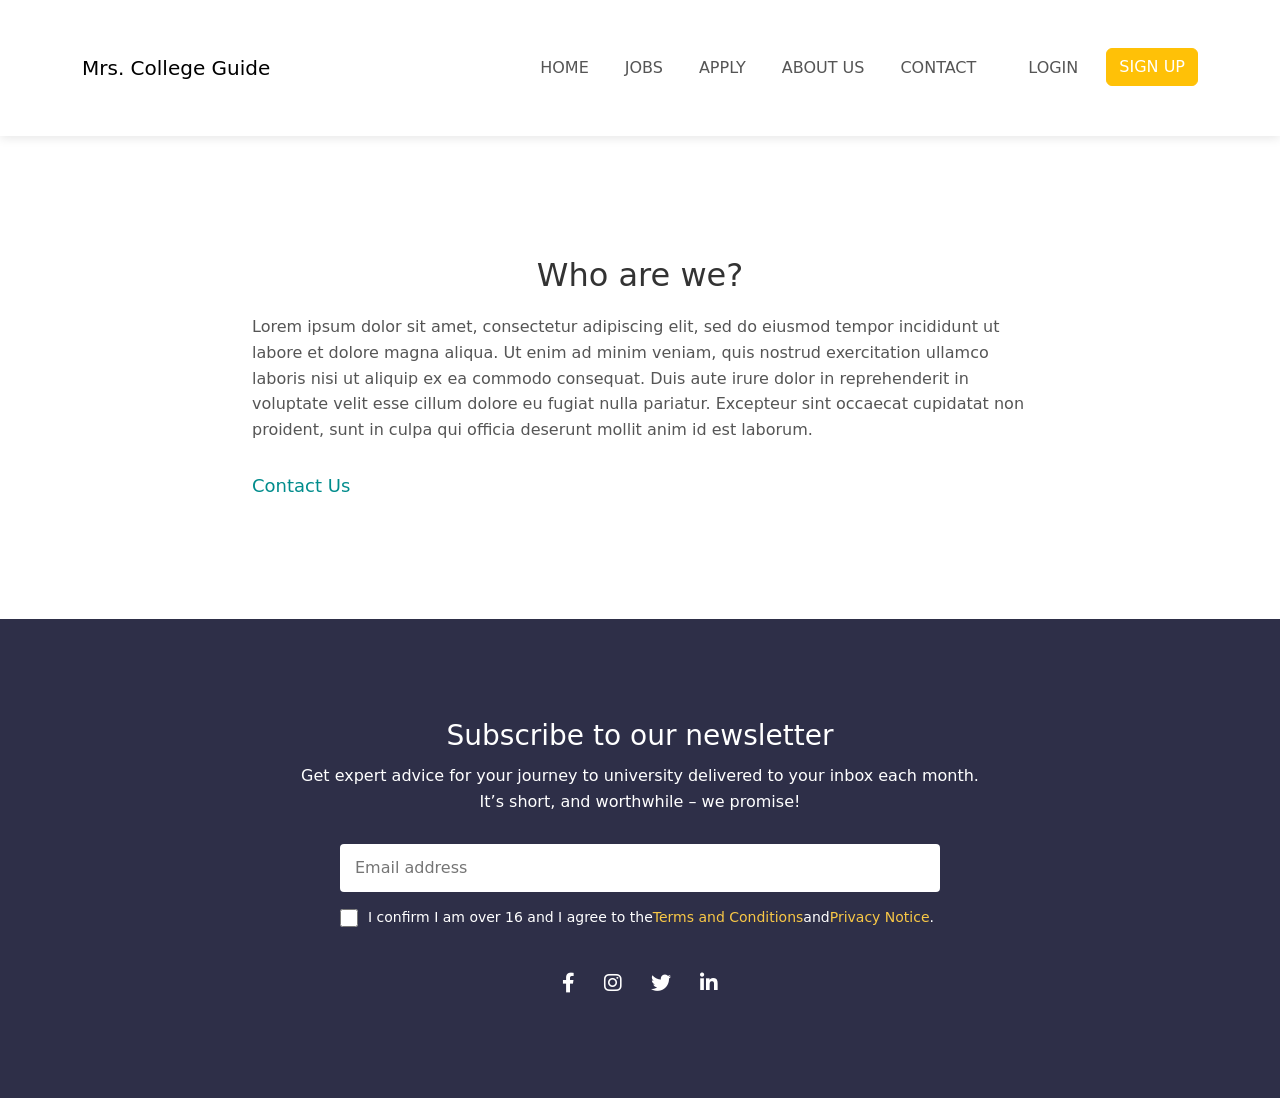
<file: University Recruitment Portal/about.html>
<!DOCTYPE html>
<html lang="en">

<head>
    <meta charset="UTF-8">
    <meta name="viewport" content="width=device-width,initial-scale=1">
    <title>About Us</title>
    <link rel="stylesheet" href="style.css">
    <link href="https://cdn.jsdelivr.net/npm/bootstrap@5.3.0/dist/css/bootstrap.min.css" rel="stylesheet">
    <link href="https://cdnjs.cloudflare.com/ajax/libs/font-awesome/6.0.0-beta3/css/all.min.css" rel="stylesheet">
    <link href="https://fonts.googleapis.com/css2?family=Poppins:wght@300;400;500;600&display=swap" rel="stylesheet">
</head>

<body>
    <!-- Navbar -->
    <nav class="navbar navbar-expand-lg navbar-light bg-white">
        <div class="container">
            <a class="navbar-brand" href="#">Mrs. College Guide</a>
            <button class="navbar-toggler" type="button" data-bs-toggle="collapse" data-bs-target="#navbarNav"
                aria-controls="navbarNav" aria-expanded="false" aria-label="Toggle navigation">
                <span class="navbar-toggler-icon"></span>
            </button>
            <div class="collapse navbar-collapse" id="navbarNav">
                <ul class="navbar-nav ms-auto">
                    <li class="nav-item">
                        <a class="nav-link" href="home.html">Home</a>
                    </li>
                    <li class="nav-item">
                        <a class="nav-link" href="jobs.php">Jobs</a>
                    </li>
                    <li class="nav-item">
                        <a class="nav-link" href="apply.html">Apply</a>
                    </li>
                    <li class="nav-item">
                        <a class="nav-link" href="about.html">About Us</a>
                    </li>
                    <li class="nav-item">
                        <a class="nav-link" href="contact.html">Contact</a>
                    </li>
                </ul>
                <ul class="navbar-nav ms-3">
                    <li class="nav-item">
                        <a class="nav-link login-link" href="#">LOGIN</a>
                    </li>
                    <li class="nav-item">
                        <a class="btn btn-warning signup-button" href="#">SIGN UP</a>
                    </li>
                </ul>
            </div>
        </div>
    </nav>

    <section class="about-section">
        <div class="container">
            <h1 class="about-title">Who are we?</h1>
            <p class="about-text">
                Lorem ipsum dolor sit amet, consectetur adipiscing elit, sed do eiusmod tempor incididunt ut labore et
                dolore magna aliqua. Ut enim ad minim veniam, quis nostrud exercitation ullamco laboris nisi ut aliquip
                ex ea commodo consequat. Duis aute irure dolor in reprehenderit in voluptate velit esse cillum dolore eu
                fugiat nulla pariatur. Excepteur sint occaecat cupidatat non proident, sunt in culpa qui officia
                deserunt mollit anim id est laborum.
            </p>
            <a href="contact.html" class="about-link">Contact Us</a>
        </div>
    </section>

    <!-- Footer Section -->
    <section class="newsletter-section">
        <div class="container">
            <h2>Subscribe to our newsletter</h2>
            <p class="newsletter-text">
                Get expert advice for your journey to university delivered to your inbox each month. It’s short, and
                worthwhile – we promise!
            </p>
            <form class="newsletter-form">
                <input type="email" placeholder="Email address" required>
                <label>
                    <input type="checkbox">
                    I confirm I am over 16 and I agree to the <a href="#">Terms and Conditions</a> and <a
                        href="#">Privacy Notice</a>.
                </label>
            </form>
            <div class="social-icons">
                <a href="#"><i class="fab fa-facebook-f"></i></a>
                <a href="#"><i class="fab fa-instagram"></i></a>
                <a href="#"><i class="fab fa-twitter"></i></a>
                <a href="#"><i class="fab fa-linkedin-in"></i></a>
            </div>
        </div>
    </section>
</body>

</html>
</file>
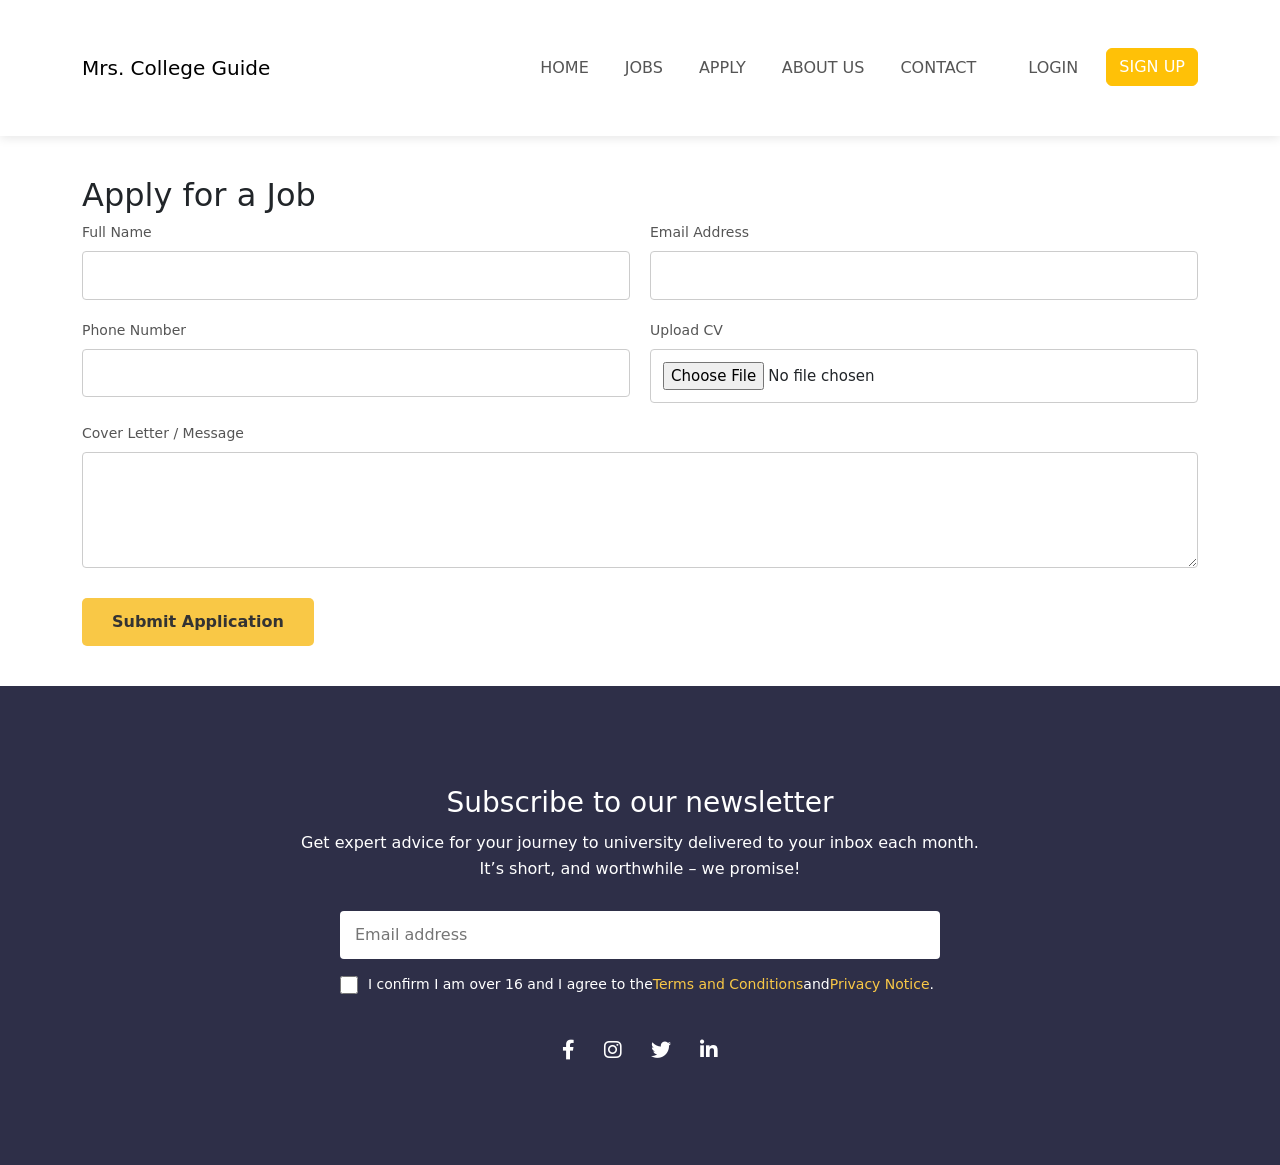
<file: University Recruitment Portal/apply.html>
<!DOCTYPE html>
<html lang="en">

<head>
    <meta charset="UTF-8">
    <meta name="viewport" content="width=device-width,initial-scale=1">
    <title>Job Application</title>
    <link rel="stylesheet" href="style.css">
    <link href="https://cdn.jsdelivr.net/npm/bootstrap@5.3.0/dist/css/bootstrap.min.css" rel="stylesheet">
    <link href="https://cdnjs.cloudflare.com/ajax/libs/font-awesome/6.0.0-beta3/css/all.min.css" rel="stylesheet">
    <link href="https://fonts.googleapis.com/css2?family=Poppins:wght@300;400;500;600&display=swap" rel="stylesheet">
</head>

<body>

    <!-- Navbar -->
    <nav class="navbar navbar-expand-lg navbar-light bg-white">
        <div class="container">
            <a class="navbar-brand" href="#">Mrs. College Guide</a>
            <button class="navbar-toggler" type="button" data-bs-toggle="collapse" data-bs-target="#navbarNav"
                aria-controls="navbarNav" aria-expanded="false" aria-label="Toggle navigation">
                <span class="navbar-toggler-icon"></span>
            </button>
            <div class="collapse navbar-collapse" id="navbarNav">
                <ul class="navbar-nav ms-auto">
                    <li class="nav-item">
                        <a class="nav-link" href="home.html">Home</a>
                    </li>
                    <li class="nav-item">
                        <a class="nav-link" href="jobs.php">Jobs</a>
                    </li>
                    <li class="nav-item">
                        <a class="nav-link" href="apply.html">Apply</a>
                    </li>
                    <li class="nav-item">
                        <a class="nav-link" href="about.html">About Us</a>
                    </li>
                    <li class="nav-item">
                        <a class="nav-link" href="contact.html">Contact</a>
                    </li>
                </ul>
                <ul class="navbar-nav ms-3">
                    <li class="nav-item">
                        <a class="nav-link login-link" href="#">LOGIN</a>
                    </li>
                    <li class="nav-item">
                        <a class="btn btn-warning signup-button" href="#">SIGN UP</a>
                    </li>
                </ul>
            </div>
        </div>
    </nav>

    <section class="application-section">
        <div class="container">
            <h2>Apply for a Job</h2>
            <form class="application-form" action="apply.php" method="post" enctype="multipart/form-data">
                <div class="form-grid">
                    <div class="form-group">
                        <label for="applicantName">Full Name</label>
                        <input type="text" id="applicantName" name="name" required>
                    </div>
                    <div class="form-group">
                        <label for="applicantEmail">Email Address</label>
                        <input type="email" id="applicantEmail" name="email" required>
                    </div>
                    <div class="form-group">
                        <label for="applicantPhone">Phone Number</label>
                        <input type="tel" id="applicantPhone" name="phone" required>
                    </div>
                    <div class="form-group">
                        <label for="applicantCV">Upload CV</label>
                        <input type="file" id="applicantCV" name="cv" accept=".pdf,.doc,.docx" required>
                    </div>
                    <div class="form-group full-width">
                        <label for="applicantMsg">Cover Letter / Message</label>
                        <textarea id="applicantMsg" name="message" rows="4"></textarea>
                    </div>
                </div>
                <button type="submit" class="btn-submit">Submit Application</button>
            </form>
        </div>
    </section>

    <!-- Footer Section -->
    <section class="newsletter-section">
        <div class="container">
            <h2>Subscribe to our newsletter</h2>
            <p class="newsletter-text">
                Get expert advice for your journey to university delivered to your inbox each month. It’s short, and
                worthwhile – we promise!
            </p>
            <form class="newsletter-form">
                <input type="email" placeholder="Email address" required>
                <label>
                    <input type="checkbox">
                    I confirm I am over 16 and I agree to the <a href="#">Terms and Conditions</a> and <a
                        href="#">Privacy Notice</a>.
                </label>
            </form>
            <div class="social-icons">
                <a href="#"><i class="fab fa-facebook-f"></i></a>
                <a href="#"><i class="fab fa-instagram"></i></a>
                <a href="#"><i class="fab fa-twitter"></i></a>
                <a href="#"><i class="fab fa-linkedin-in"></i></a>
            </div>
        </div>
    </section>
</body>

</html>
</file>
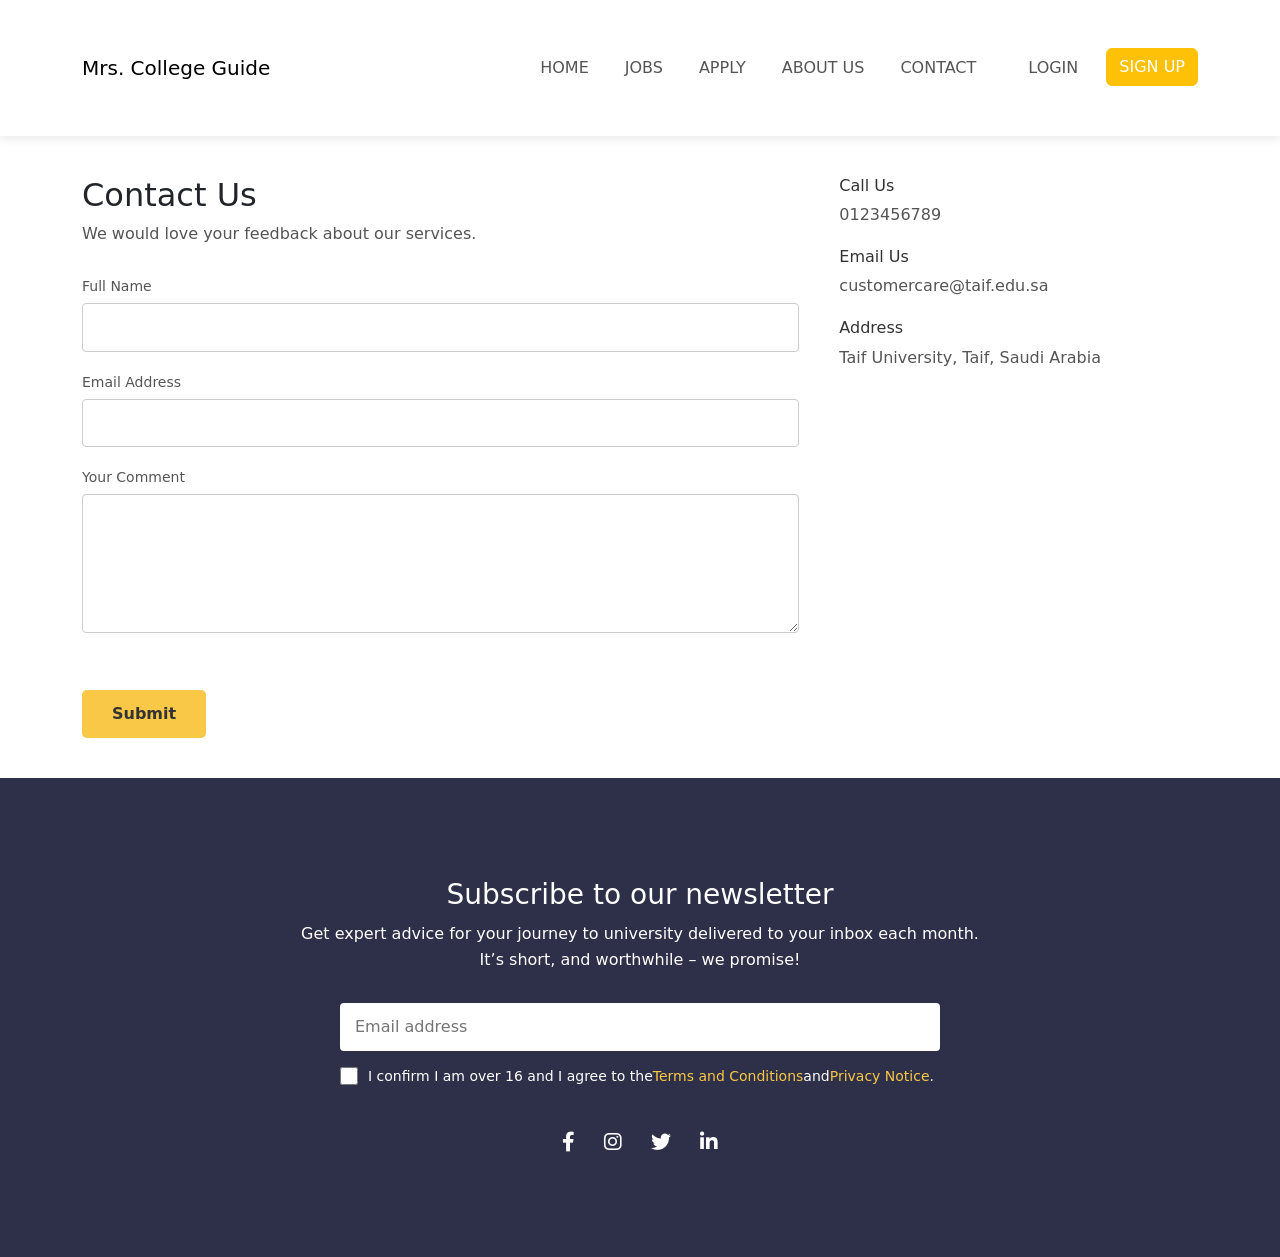
<file: University Recruitment Portal/contact.html>
<!DOCTYPE html>
<html lang="en">

<head>
  <meta charset="UTF-8">
  <meta name="viewport" content="width=device-width,initial-scale=1">
  <title>Contact Us</title>
  <link rel="stylesheet" href="style.css">
  <link href="https://cdn.jsdelivr.net/npm/bootstrap@5.3.0/dist/css/bootstrap.min.css" rel="stylesheet">
  <link href="https://cdnjs.cloudflare.com/ajax/libs/font-awesome/6.0.0-beta3/css/all.min.css" rel="stylesheet">
  <link href="https://fonts.googleapis.com/css2?family=Poppins:wght@300;400;500;600&display=swap" rel="stylesheet">
</head>

<body>

  <!-- Navbar -->
  <nav class="navbar navbar-expand-lg navbar-light bg-white">
    <div class="container">
      <a class="navbar-brand" href="#">Mrs. College Guide</a>
      <button class="navbar-toggler" type="button" data-bs-toggle="collapse" data-bs-target="#navbarNav"
        aria-controls="navbarNav" aria-expanded="false" aria-label="Toggle navigation">
        <span class="navbar-toggler-icon"></span>
      </button>
      <div class="collapse navbar-collapse" id="navbarNav">
        <ul class="navbar-nav ms-auto">
          <li class="nav-item">
            <a class="nav-link" href="home.html">Home</a>
          </li>
          <li class="nav-item">
            <a class="nav-link" href="jobs.php">Jobs</a>
          </li>
          <li class="nav-item">
            <a class="nav-link" href="apply.html">Apply</a>
          </li>
          <li class="nav-item">
            <a class="nav-link" href="about.html">About Us</a>
          </li>
          <li class="nav-item">
            <a class="nav-link" href="contact.html">Contact</a>
          </li>
        </ul>
        <ul class="navbar-nav ms-3">
          <li class="nav-item">
            <a class="nav-link login-link" href="#">LOGIN</a>
          </li>
          <li class="nav-item">
            <a class="btn btn-warning signup-button" href="#">SIGN UP</a>
          </li>
        </ul>
      </div>
    </div>
  </nav>

  <section class="contact-section">
    <div class="container contact-grid">
      <div class="contact-form-wrapper">
        <h2>Contact Us</h2>
        <p>We would love your feedback about our services.</p>
        <form class="contact-form" action="submit_contact.php" method="post">
          <label for="contactName">Full Name</label>
          <input type="text" id="contactName" name="name" required>

          <label for="contactEmail">Email Address</label>
          <input type="email" id="contactEmail" name="email" required>

          <label for="contactMsg">Your Comment</label>
          <textarea id="contactMsg" name="comment" rows="5" required></textarea>

          <button type="submit" class="btn-submit">Submit</button>
        </form>
      </div>
      <div class="contact-info">
        <h3>Call Us</h3>
        <p>0123456789</p>
        <h3>Email Us</h3>
        <p>customercare@taif.edu.sa</p>
        <h3>Address</h3>
        <p>Taif University, Taif, Saudi Arabia</p>
      </div>
    </div>
  </section>

  <!-- Footer Section -->
  <section class="newsletter-section">
    <div class="container">
      <h2>Subscribe to our newsletter</h2>
      <p class="newsletter-text">
        Get expert advice for your journey to university delivered to your inbox each month. It’s short, and
        worthwhile – we promise!
      </p>
      <form class="newsletter-form">
        <input type="email" placeholder="Email address" required>
        <label>
          <input type="checkbox">
          I confirm I am over 16 and I agree to the <a href="#">Terms and Conditions</a> and <a href="#">Privacy
            Notice</a>.
        </label>
      </form>
      <div class="social-icons">
        <a href="#"><i class="fab fa-facebook-f"></i></a>
        <a href="#"><i class="fab fa-instagram"></i></a>
        <a href="#"><i class="fab fa-twitter"></i></a>
        <a href="#"><i class="fab fa-linkedin-in"></i></a>
      </div>
    </div>
  </section>
</body>

</html>
</file>
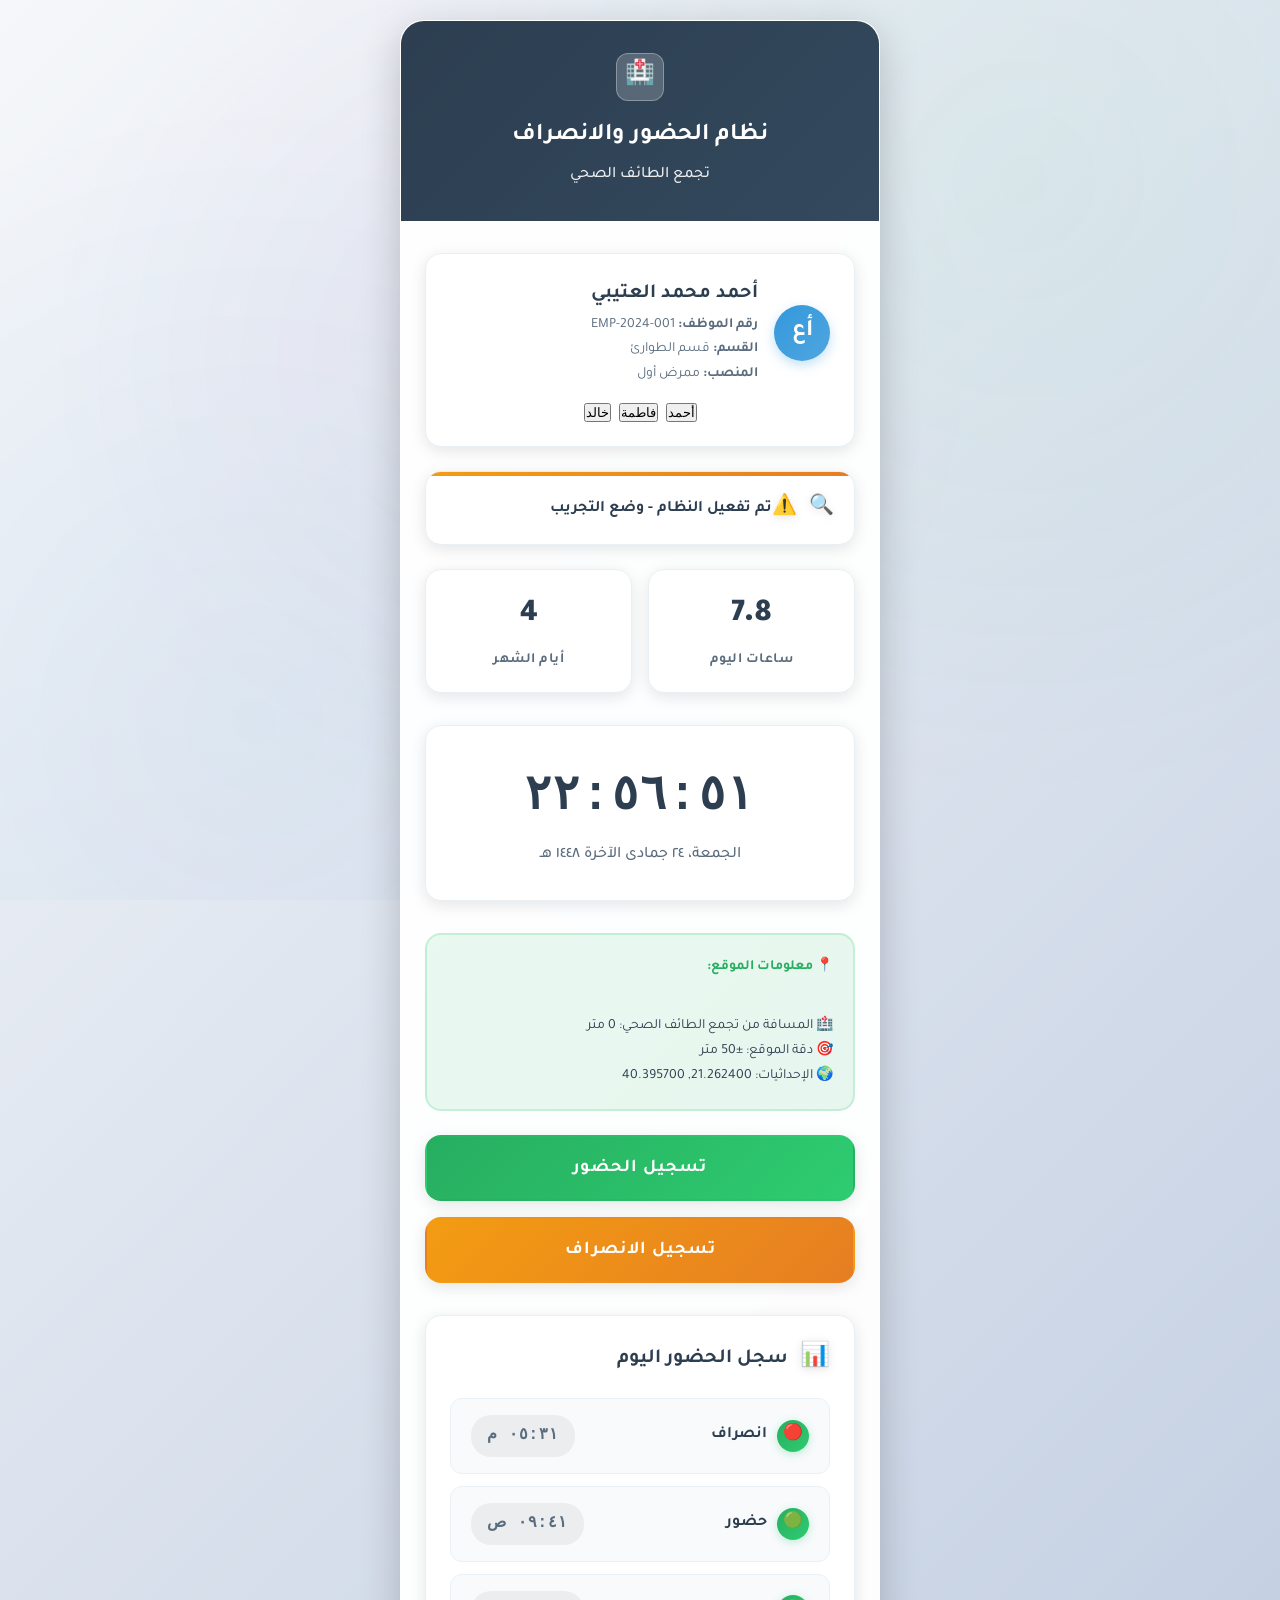
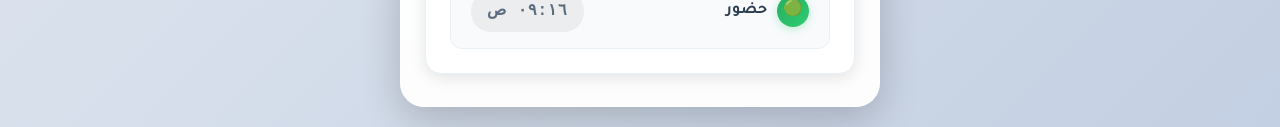
<file: Web Exercises/attendence version2.html>
<!DOCTYPE html>
<html dir="rtl" lang="ar">
<head>
    <meta charset="UTF-8">
    <meta name="viewport" content="width=device-width, initial-scale=1.0">
    <title>نظام الحضور والانصراف - تجمع الطائف الصحي</title>
    <link rel="preconnect" href="https://fonts.googleapis.com">
    <link rel="preconnect" href="https://fonts.gstatic.com" crossorigin>
    <link href="https://fonts.googleapis.com/css2?family=Tajawal:wght@200;300;400;500;600;700;800;900&display=swap" rel="stylesheet">
    <style>
        * {
            margin: 0;
            padding: 0;
            box-sizing: border-box;
        }

        :root {
            --primary-gradient: linear-gradient(135deg, #2c3e50 0%, #34495e 100%);
            --secondary-gradient: linear-gradient(135deg, #3498db 0%, #2980b9 100%);
            --success-gradient: linear-gradient(135deg, #27ae60 0%, #2ecc71 100%);
            --warning-gradient: linear-gradient(135deg, #f39c12 0%, #e67e22 100%);
            --danger-gradient: linear-gradient(135deg, #e74c3c 0%, #c0392b 100%);
            --glass-bg: rgba(255, 255, 255, 0.95);
            --glass-border: rgba(255, 255, 255, 0.3);
            --shadow-light: 0 4px 16px rgba(0, 0, 0, 0.1);
            --shadow-medium: 0 8px 24px rgba(0, 0, 0, 0.15);
            --shadow-heavy: 0 12px 40px rgba(0, 0, 0, 0.2);
            --text-dark: #2c3e50;
            --text-medium: #5a6c7d;
            --text-light: #7f8c8d;
            --border-light: #e8f0f5;
            --bg-light: #f8fafc;
        }

        body {
            font-family: 'Tajawal', sans-serif;
            background: linear-gradient(135deg, #f5f7fa 0%, #c3cfe2 100%);
            min-height: 100vh;
            direction: rtl;
            padding: 20px;
            font-weight: 400;
            color: var(--text-dark);
            line-height: 1.6;
        }

        body::before {
            content: '';
            position: fixed;
            top: 0;
            left: 0;
            width: 100%;
            height: 100%;
            background: 
                radial-gradient(circle at 20% 80%, rgba(52, 152, 219, 0.05) 0%, transparent 50%),
                radial-gradient(circle at 80% 20%, rgba(46, 204, 113, 0.05) 0%, transparent 50%),
                radial-gradient(circle at 40% 40%, rgba(155, 89, 182, 0.05) 0%, transparent 50%);
            pointer-events: none;
            z-index: -1;
        }

        .container {
            max-width: 480px;
            margin: 0 auto;
            background: var(--glass-bg);
            border-radius: 24px;
            box-shadow: var(--shadow-heavy);
            border: 1px solid var(--glass-border);
            overflow: hidden;
            backdrop-filter: blur(20px);
            animation: slideUp 0.8s cubic-bezier(0.25, 0.46, 0.45, 0.94);
        }

        @keyframes slideUp {
            from { 
                opacity: 0; 
                transform: translateY(40px);
            }
            to { 
                opacity: 1; 
                transform: translateY(0);
            }
        }

        /* رأس الصفحة */
        .header {
            background: var(--primary-gradient);
            color: white;
            padding: 32px 24px;
            text-align: center;
            position: relative;
            overflow: hidden;
        }

        .header::before {
            content: '';
            position: absolute;
            top: 0;
            left: 0;
            width: 100%;
            height: 100%;
            background: linear-gradient(45deg, transparent, rgba(255,255,255,0.1), transparent);
            transform: translateX(-100%);
            animation: shimmer 3s infinite;
        }

        @keyframes shimmer {
            0% { transform: translateX(-100%); }
            100% { transform: translateX(100%); }
        }

        .logo-section {
            display: flex;
            align-items: center;
            justify-content: center;
            gap: 12px;
            margin-bottom: 16px;
        }

        .logo {
            width: 48px;
            height: 48px;
            background: rgba(255, 255, 255, 0.2);
            border-radius: 12px;
            display: flex;
            align-items: center;
            justify-content: center;
            font-size: 24px;
            backdrop-filter: blur(10px);
            border: 1px solid rgba(255, 255, 255, 0.3);
        }

        .header h1 {
            font-size: 24px;
            font-weight: 700;
            margin-bottom: 8px;
            position: relative;
            z-index: 1;
        }

        .header p {
            opacity: 0.9;
            position: relative;
            z-index: 1;
            font-size: 16px;
            font-weight: 500;
        }

        /* المحتوى الرئيسي */
        .content {
            padding: 32px 24px;
        }

        /* بطاقة معلومات الموظف */
        .employee-card {
            background: white;
            border-radius: 16px;
            padding: 24px;
            margin-bottom: 24px;
            border: 1px solid var(--border-light);
            box-shadow: var(--shadow-light);
            transition: all 0.3s ease;
        }

        .employee-card:hover {
            transform: translateY(-2px);
            box-shadow: var(--shadow-medium);
        }

        .employee-header {
            display: flex;
            align-items: center;
            gap: 16px;
            margin-bottom: 16px;
        }

        .employee-avatar {
            width: 56px;
            height: 56px;
            background: var(--secondary-gradient);
            border-radius: 50%;
            display: flex;
            align-items: center;
            justify-content: center;
            color: white;
            font-size: 24px;
            font-weight: 700;
            box-shadow: 0 4px 12px rgba(52, 152, 219, 0.3);
        }

        .employee-details h3 {
            color: var(--text-dark);
            font-size: 20px;
            font-weight: 700;
            margin-bottom: 4px;
        }

        .employee-details p {
            color: var(--text-medium);
            font-size: 14px;
            margin: 2px 0;
        }

        /* بطاقة الحالة */
        .status-card {
            background: white;
            border-radius: 16px;
            padding: 20px;
            margin-bottom: 24px;
            border: 1px solid var(--border-light);
            box-shadow: var(--shadow-light);
            position: relative;
            overflow: hidden;
        }

        .status-card::before {
            content: '';
            position: absolute;
            top: 0;
            left: 0;
            width: 100%;
            height: 4px;
            background: var(--success-gradient);
            transition: background 0.3s ease;
        }

        .status-card.warning::before { 
            background: var(--warning-gradient); 
        }

        .status-card.error::before { 
            background: var(--danger-gradient); 
        }

        .status-text {
            font-size: 16px;
            color: var(--text-dark);
            font-weight: 600;
            display: flex;
            align-items: center;
            gap: 12px;
        }

        .status-icon {
            font-size: 20px;
            filter: drop-shadow(0 2px 4px rgba(0,0,0,0.1));
        }

        /* عرض الوقت */
        .time-display {
            text-align: center;
            margin: 32px 0;
            background: white;
            padding: 32px 24px;
            border-radius: 16px;
            box-shadow: var(--shadow-light);
            border: 1px solid var(--border-light);
            position: relative;
        }

        .current-time {
            font-size: 48px;
            font-weight: 900;
            color: var(--text-dark);
            font-family: 'Courier New', monospace;
            margin-bottom: 8px;
            letter-spacing: 2px;
        }

        .current-date {
            font-size: 16px;
            font-weight: 500;
            color: var(--text-medium);
        }

        /* الإحصائيات */
        .stats-container {
            display: grid;
            grid-template-columns: 1fr 1fr;
            gap: 16px;
            margin-bottom: 32px;
        }

        .stat-card {
            background: white;
            border-radius: 16px;
            padding: 20px;
            text-align: center;
            border: 1px solid var(--border-light);
            box-shadow: var(--shadow-light);
            transition: all 0.3s ease;
            position: relative;
            overflow: hidden;
        }

        .stat-card::before {
            content: '';
            position: absolute;
            top: 0;
            left: 0;
            width: 100%;
            height: 100%;
            background: linear-gradient(135deg, rgba(52, 152, 219, 0.05), rgba(46, 204, 113, 0.05));
            opacity: 0;
            transition: opacity 0.3s ease;
        }

        .stat-card:hover::before {
            opacity: 1;
        }

        .stat-card:hover {
            transform: translateY(-3px);
            box-shadow: var(--shadow-medium);
        }

        .stat-number {
            font-size: 32px;
            font-weight: 900;
            color: var(--text-dark);
            margin-bottom: 8px;
            position: relative;
            z-index: 1;
        }

        .stat-label {
            font-size: 14px;
            color: var(--text-medium);
            font-weight: 600;
            text-transform: uppercase;
            letter-spacing: 0.5px;
            position: relative;
            z-index: 1;
        }

        /* منطقة المعلومات */
        .location-info {
            background: linear-gradient(135deg, rgba(46, 204, 113, 0.1), rgba(39, 174, 96, 0.1));
            border: 2px solid rgba(46, 204, 113, 0.2);
            border-radius: 16px;
            padding: 20px;
            margin: 24px 0;
            font-size: 14px;
            color: var(--text-dark);
            display: none;
            line-height: 1.8;
        }

        .location-info strong {
            display: block;
            margin-bottom: 8px;
            font-weight: 700;
            color: #27ae60;
        }

        /* الأزرار */
        .buttons-container {
            display: flex;
            flex-direction: column;
            gap: 16px;
            margin-bottom: 32px;
        }

        .btn {
            width: 100%;
            padding: 20px 24px;
            font-size: 18px;
            font-weight: 700;
            border: none;
            border-radius: 16px;
            cursor: pointer;
            transition: all 0.3s cubic-bezier(0.25, 0.46, 0.45, 0.94);
            position: relative;
            overflow: hidden;
            text-transform: uppercase;
            letter-spacing: 1px;
            box-shadow: var(--shadow-light);
            backdrop-filter: blur(10px);
            font-family: 'Tajawal', sans-serif;
        }

        .btn::before {
            content: '';
            position: absolute;
            top: 0;
            left: -100%;
            width: 100%;
            height: 100%;
            background: linear-gradient(90deg, transparent, rgba(255,255,255,0.2), transparent);
            transition: left 0.5s ease;
        }

        .btn:hover::before {
            left: 100%;
        }

        .btn-check-in {
            background: var(--success-gradient);
            color: white;
            border: 2px solid transparent;
        }

        .btn-check-in:hover {
            transform: translateY(-3px);
            box-shadow: 0 8px 25px rgba(46, 204, 113, 0.4);
        }

        .btn-check-out {
            background: var(--warning-gradient);
            color: white;
            border: 2px solid transparent;
        }

        .btn-check-out:hover {
            transform: translateY(-3px);
            box-shadow: 0 8px 25px rgba(243, 156, 18, 0.4);
        }

        .btn:disabled {
            background: linear-gradient(135deg, #95a5a6, #7f8c8d);
            cursor: not-allowed;
            transform: none !important;
            box-shadow: var(--shadow-light) !important;
            opacity: 0.6;
        }

        .btn:disabled::before {
            display: none;
        }

        .btn:active {
            transform: scale(0.98);
        }

        /* سجل الحضور */
        .history-section {
            background: white;
            border-radius: 16px;
            padding: 24px;
            border: 1px solid var(--border-light);
            box-shadow: var(--shadow-light);
        }

        .history-header {
            display: flex;
            align-items: center;
            gap: 12px;
            margin-bottom: 20px;
        }

        .history-header h3 {
            color: var(--text-dark);
            font-size: 20px;
            font-weight: 700;
        }

        .history-icon {
            font-size: 24px;
            filter: drop-shadow(0 2px 4px rgba(0,0,0,0.1));
        }

        .history-list {
            display: flex;
            flex-direction: column;
            gap: 12px;
        }

        .history-item {
            display: flex;
            justify-content: space-between;
            align-items: center;
            padding: 16px 20px;
            background: var(--bg-light);
            border-radius: 12px;
            border: 1px solid var(--border-light);
            transition: all 0.3s ease;
            position: relative;
        }

        .history-item::before {
            content: '';
            position: absolute;
            left: 0;
            top: 0;
            width: 4px;
            height: 100%;
            background: var(--success-gradient);
            border-radius: 0 4px 4px 0;
            transform: scaleY(0);
            transition: transform 0.3s ease;
        }

        .history-item:hover {
            transform: translateX(8px);
            background: white;
            box-shadow: var(--shadow-light);
        }

        .history-item:hover::before {
            transform: scaleY(1);
        }

        .history-type {
            font-weight: 700;
            color: var(--text-dark);
            display: flex;
            align-items: center;
            gap: 10px;
            font-size: 16px;
        }

        .history-type-icon {
            width: 32px;
            height: 32px;
            background: var(--success-gradient);
            color: white;
            border-radius: 50%;
            display: flex;
            align-items: center;
            justify-content: center;
            font-size: 16px;
            font-weight: bold;
            box-shadow: 0 2px 8px rgba(46, 204, 113, 0.3);
        }

        .history-time {
            font-size: 16px;
            color: var(--text-medium);
            font-family: 'Courier New', monospace;
            font-weight: 600;
            background: rgba(0,0,0,0.05);
            padding: 8px 16px;
            border-radius: 20px;
            letter-spacing: 1px;
        }

        /* مؤشر التحميل */
        .loading-spinner {
            display: inline-block;
            width: 20px;
            height: 20px;
            border: 2px solid rgba(255,255,255,0.3);
            border-radius: 50%;
            border-top-color: #ffffff;
            animation: spin 1s ease-in-out infinite;
            margin-left: 8px;
        }

        @keyframes spin {
            to { transform: rotate(360deg); }
        }

        /* الإشعارات */
        .notification {
            position: fixed;
            top: 20px;
            left: 50%;
            transform: translateX(-50%) translateY(-60px);
            background: white;
            color: var(--text-dark);
            padding: 16px 24px;
            border-radius: 12px;
            box-shadow: var(--shadow-heavy);
            z-index: 10000;
            font-weight: 600;
            text-align: center;
            max-width: 90%;
            opacity: 0;
            transition: all 0.4s cubic-bezier(0.25, 0.46, 0.45, 0.94);
            border: 1px solid var(--border-light);
            font-size: 15px;
        }

        .notification.show {
            opacity: 1;
            transform: translateX(-50%) translateY(0);
        }

        .notification.success {
            border-left: 4px solid #27ae60;
        }

        .notification.warning {
            border-left: 4px solid #f39c12;
        }

        .notification.error {
            border-left: 4px solid #e74c3c;
        }

        .notification.info {
            border-left: 4px solid #3498db;
        }

        /* تأثيرات الحركة */
        .pulse {
            animation: pulse 1.5s ease-in-out infinite;
        }

        @keyframes pulse {
            0%, 100% { transform: scale(1); }
            50% { transform: scale(1.02); }
        }

        .fade-in {
            animation: fadeIn 0.6s ease-out;
        }

        @keyframes fadeIn {
            from { opacity: 0; transform: translateY(20px); }
            to { opacity: 1; transform: translateY(0); }
        }

        /* الاستجابة للشاشات الصغيرة */
        @media (max-width: 600px) {
            body {
                padding: 10px;
            }
            
            .container {
                max-width: 100%;
                border-radius: 20px;
            }
            
            .content {
                padding: 24px 16px;
            }
            
            .header {
                padding: 24px 16px;
            }
            
            .header h1 {
                font-size: 20px;
            }
            
            .current-time {
                font-size: 40px;
            }
            
            .btn {
                padding: 18px 20px;
                font-size: 16px;
            }
            
            .employee-card,
            .history-section {
                padding: 20px 16px;
            }

            .stats-container {
                gap: 12px;
            }

            .stat-card {
                padding: 16px;
            }

            .stat-number {
                font-size: 28px;
            }
        }

        @media (max-width: 400px) {
            .stats-container {
                grid-template-columns: 1fr;
            }
        }

        /* تأثيرات إضافية للتفاعل */
        .ripple {
            position: relative;
            overflow: hidden;
        }

        .ripple::after {
            content: '';
            position: absolute;
            top: 50%;
            left: 50%;
            width: 0;
            height: 0;
            background: rgba(255,255,255,0.3);
            border-radius: 50%;
            transform: translate(-50%, -50%);
            transition: width 0.6s ease, height 0.6s ease;
        }

        .ripple:active::after {
            width: 200px;
            height: 200px;
        }

        /* تخصيص شريط التمرير */
        ::-webkit-scrollbar {
            width: 6px;
        }

        ::-webkit-scrollbar-track {
            background: var(--bg-light);
            border-radius: 3px;
        }

        ::-webkit-scrollbar-thumb {
            background: var(--text-light);
            border-radius: 3px;
        }

        ::-webkit-scrollbar-thumb:hover {
            background: var(--text-medium);
        }
    </style>
</head>
<body>
    <div class="container">
        <!-- رأس الصفحة -->
        <div class="header">
            <div class="logo-section">
                <div class="logo">🏥</div>
            </div>
            <h1>نظام الحضور والانصراف</h1>
            <p>تجمع الطائف الصحي</p>
        </div>
        
        <div class="content">
            <!-- بطاقة معلومات الموظف -->
            <div class="employee-card fade-in">
                <div class="employee-header">
                    <div class="employee-avatar" id="employeeAvatar" style="background: linear-gradient(135deg, #3498db, #2980b9);">أع</div>
                    <div class="employee-details">
                        <h3 id="employeeName">أحمد محمد العتيبي</h3>
                        <p><strong>رقم الموظف:</strong> <span id="employeeId">EMP-2024-001</span></p>
                        <p><strong>القسم:</strong> <span id="employeeDepartment">قسم الطوارئ</span></p>
                        <p><strong>المنصب:</strong> <span id="employeePosition">ممرض أول</span></p>
                    </div>
                </div>
                <!-- أزرار تبديل الموظف -->
                <div style="margin-top: 16px; display: flex; gap: 8px; justify-content: center;">
                    <button onclick="switchEmployee(0)" class="employee-switch-btn" id="emp-btn-0">أحمد</button>
                    <button onclick="switchEmployee(1)" class="employee-switch-btn" id="emp-btn-1">فاطمة</button>
                    <button onclick="switchEmployee(2)" class="employee-switch-btn" id="emp-btn-2">خالد</button>
                </div>
            </div>

            <!-- بطاقة حالة النظام -->
            <div id="statusCard" class="status-card fade-in">
                <div class="status-text">
                    <span class="status-icon">🔍</span>
                    <span id="statusText">جاري التحقق من النظام...</span>
                </div>
            </div>

            <!-- الإحصائيات السريعة -->
            <div class="stats-container fade-in">
                <div class="stat-card">
                    <div class="stat-number" id="todayHours">0</div>
                    <div class="stat-label">ساعات اليوم</div>
                </div>
                <div class="stat-card">
                    <div class="stat-number" id="thisMonthDays">0</div>
                    <div class="stat-label">أيام الشهر</div>
                </div>
            </div>
            
            <!-- عرض الوقت -->
            <div class="time-display fade-in">
                <div class="current-time" id="currentTime">--:--:--</div>
                <div class="current-date" id="currentDate">جاري التحميل...</div>
            </div>
            
            <!-- معلومات الموقع -->
            <div class="location-info" id="locationInfo" style="display: none;"></div>
            
            <!-- أزرار التسجيل -->
            <div class="buttons-container fade-in">
                <button id="checkInBtn" class="btn btn-check-in ripple" onclick="checkIn()" disabled>
                    <span id="checkInText">تسجيل الحضور</span>
                </button>
                
                <button id="checkOutBtn" class="btn btn-check-out ripple" onclick="checkOut()" disabled>
                    <span id="checkOutText">تسجيل الانصراف</span>
                </button>
            </div>
            
            <!-- سجل الحضور -->
            <div class="history-section fade-in">
                <div class="history-header">
                    <span class="history-icon">📊</span>
                    <h3>سجل الحضور اليوم</h3>
                </div>
                <div class="history-list" id="historyList">
                    <div class="history-item">
                        <div class="history-type">
                            <div class="history-type-icon">⏰</div>
                            <span>لا توجد سجلات اليوم</span>
                        </div>
                        <div class="history-time">--:--</div>
                    </div>
                </div>
            </div>
        </div>
    </div>

    <script>
        // إعدادات النظام
        const WORK_LOCATION = {
            name: 'تجمع الطائف الصحي',
            latitude: 21.2624,
            longitude: 40.3957,
            radius: 200 // نصف القطر بالأمتار
        };

        // بيانات الموظفين التجريبية
        const employeesData = [
            {
                id: 'EMP-2024-001',
                name: 'أحمد محمد العتيبي',
                department: 'قسم الطوارئ',
                position: 'ممرض أول',
                avatar: 'أع',
                color: '#3498db'
            },
            {
                id: 'EMP-2024-002',
                name: 'فاطمة علي الزهراني',
                department: 'قسم العمليات',
                position: 'فني أشعة',
                avatar: 'فز',
                color: '#e74c3c'
            },
            {
                id: 'EMP-2024-003',
                name: 'خالد سعد القحطاني',
                department: 'قسم المختبر',
                position: 'أخصائي تحاليل',
                avatar: 'خق',
                color: '#27ae60'
            }
        ];

        // متغيرات النظام
        let userLocation = null;
        let isInWorkArea = false;
        let currentEmployeeIndex = 0;
        let currentEmployee = employeesData[currentEmployeeIndex];
        
        // إنشاء بيانات تجريبية للحضور
        let attendanceHistory = JSON.parse(localStorage.getItem('attendanceHistory') || '[]');
        
        // إضافة بيانات تجريبية إذا لم تكن موجودة
        if (attendanceHistory.length === 0) {
            attendanceHistory = generateSampleData();
            localStorage.setItem('attendanceHistory', JSON.stringify(attendanceHistory));
        }

        // تحديث الوقت والتاريخ
        function updateTime() {
            const now = new Date();
            const timeString = now.toLocaleTimeString('ar-SA', {
                hour: '2-digit',
                minute: '2-digit',
                second: '2-digit',
                hour12: false
            });
            const dateString = now.toLocaleDateString('ar-SA', {
                weekday: 'long',
                year: 'numeric',
                month: 'long',
                day: 'numeric'
            });
            
            document.getElementById('currentTime').textContent = timeString;
            document.getElementById('currentDate').textContent = dateString;
        }

        // حساب المسافة بين نقطتين
        function calculateDistance(lat1, lon1, lat2, lon2) {
            const R = 6371e3;
            const φ1 = lat1 * Math.PI/180;
            const φ2 = lat2 * Math.PI/180;
            const Δφ = (lat2-lat1) * Math.PI/180;
            const Δλ = (lon2-lon1) * Math.PI/180;

            const a = Math.sin(Δφ/2) * Math.sin(Δφ/2) +
                    Math.cos(φ1) * Math.cos(φ2) *
                    Math.sin(Δλ/2) * Math.sin(Δλ/2);
            const c = 2 * Math.atan2(Math.sqrt(a), Math.sqrt(1-a));

            return R * c;
        }

        // التحقق من الموقع
        function checkLocation() {
            if (!navigator.geolocation) {
                updateStatus('error', '❌', 'متصفحك لا يدعم خدمة الموقع');
                return;
            }

            updateStatus('warning', '🔍', 'جاري التحقق من موقعك...');

            navigator.geolocation.getCurrentPosition(
                (position) => {
                    userLocation = {
                        latitude: position.coords.latitude,
                        longitude: position.coords.longitude,
                        accuracy: position.coords.accuracy
                    };

                    const distance = calculateDistance(
                        userLocation.latitude,
                        userLocation.longitude,
                        WORK_LOCATION.latitude,
                        WORK_LOCATION.longitude
                    );

                    // للتطوير والاختبار - السماح من أي مكان
                    isInWorkArea = true;

                    if (isInWorkArea) {
                        updateStatus('', '✅', 'مرحباً بك! النظام جاهز للاستخدام');
                        enableButtons();
                    } else {
                        updateStatus('error', '🚫', `خارج منطقة العمل (${Math.round(distance)}م)`);
                        disableButtons();
                    }

                    updateLocationInfo(distance);
                },
                (error) => {
                    // في حالة فشل الحصول على الموقع
                    updateStatus('warning', '⚠️', 'تم تفعيل النظام - وضع التجريب');
                    isInWorkArea = true;
                    enableButtons();
                    
                    userLocation = {
                        latitude: WORK_LOCATION.latitude,
                        longitude: WORK_LOCATION.longitude,
                        accuracy: 50
                    };
                    
                    updateLocationInfo(0);
                },
                {
                    enableHighAccuracy: true,
                    timeout: 10000,
                    maximumAge: 300000
                }
            );
        }

        // تحديث حالة النظام
        function updateStatus(type, icon, text) {
            const statusCard = document.getElementById('statusCard');
            const statusText = document.getElementById('statusText');
            
            statusCard.className = `status-card ${type}`;
            statusText.innerHTML = `<span class="status-icon">${icon}</span><span>${text}</span>`;

            // إضافة تأثير النبض للحالات المهمة
            if (type === '' || type === 'error') {
                statusCard.classList.add('pulse');
                setTimeout(() => statusCard.classList.remove('pulse'), 3000);
            }
        }

        // تحديث معلومات الموقع
        function updateLocationInfo(distance) {
            const locationInfo = document.getElementById('locationInfo');
            locationInfo.style.display = 'block';
            locationInfo.innerHTML = `
                <strong>📍 معلومات الموقع:</strong><br>
                🏥 المسافة من ${WORK_LOCATION.name}: ${Math.round(distance)} متر<br>
                🎯 دقة الموقع: ±${Math.round(userLocation.accuracy)} متر<br>
                🌍 الإحداثيات: ${userLocation.latitude.toFixed(6)}, ${userLocation.longitude.toFixed(6)}
            `;
        }

        // تفعيل الأزرار
        function enableButtons() {
            document.getElementById('checkInBtn').disabled = false;
            document.getElementById('checkOutBtn').disabled = false;
        }

        // تعطيل الأزرار
        function disableButtons() {
            document.getElementById('checkInBtn').disabled = true;
            document.getElementById('checkOutBtn').disabled = true;
        }

        // تسجيل الحضور
        function checkIn() {
            const checkInBtn = document.getElementById('checkInBtn');
            const checkInText = document.getElementById('checkInText');
            
            // فحص آخر تسجيل لمنع التسجيل المتكرر
            const today = new Date().toLocaleDateString('ar-SA');
            const todayRecords = attendanceHistory.filter(record => 
                record.date === today && 
                record.employee && 
                record.employee.id === currentEmployee.id
            );
            const lastCheckIn = todayRecords.find(record => record.type === 'حضور');
            
            if (lastCheckIn) {
                showNotification('لقد قمت بتسجيل الحضور مسبقاً اليوم!', 'warning');
                return;
            }
            
            checkInBtn.disabled = true;
            checkInText.innerHTML = 'جاري التسجيل... <span class="loading-spinner"></span>';

            setTimeout(() => {
                const now = new Date();
                const record = {
                    id: Date.now(),
                    type: 'حضور',
                    time: now.toLocaleTimeString('ar-SA', { 
                        hour: '2-digit', 
                        minute: '2-digit',
                        hour12: true 
                    }),
                    date: now.toLocaleDateString('ar-SA'),
                    location: userLocation,
                    timestamp: now.toISOString(),
                    employee: currentEmployee
                };

                attendanceHistory.unshift(record);
                localStorage.setItem('attendanceHistory', JSON.stringify(attendanceHistory));
                
                updateHistory();
                updateStats();
                checkInText.innerHTML = '✅ تم بنجاح';
                
                // تأثيرات التفاعل
                if (navigator.vibrate) {
                    navigator.vibrate([200, 100, 200]);
                }
                
                setTimeout(() => {
                    checkInText.textContent = 'تسجيل الحضور';
                    checkInBtn.disabled = false;
                }, 3000);
                
                showNotification(`🎉 مرحباً ${currentEmployee.name}! تم تسجيل حضورك بنجاح`, 'success');
                
                // إرسال إلى الخادم (محاكاة)
                sendToServer(record);
            }, 2000);
        }

        // تسجيل الانصراف
        function checkOut() {
            const checkOutBtn = document.getElementById('checkOutBtn');
            const checkOutText = document.getElementById('checkOutText');
            
            // فحص وجود تسجيل حضور قبل الانصراف
            const today = new Date().toLocaleDateString('ar-SA');
            const todayRecords = attendanceHistory.filter(record => 
                record.date === today && 
                record.employee && 
                record.employee.id === currentEmployee.id
            );
            const hasCheckIn = todayRecords.some(record => record.type === 'حضور');
            const lastCheckOut = todayRecords.find(record => record.type === 'انصراف');
            
            if (!hasCheckIn) {
                showNotification('يجب تسجيل الحضور أولاً!', 'warning');
                return;
            }
            
            if (lastCheckOut) {
                showNotification('لقد قمت بتسجيل الانصراف مسبقاً اليوم!', 'warning');
                return;
            }
            
            checkOutBtn.disabled = true;
            checkOutText.innerHTML = 'جاري التسجيل... <span class="loading-spinner"></span>';

            setTimeout(() => {
                const now = new Date();
                const record = {
                    id: Date.now(),
                    type: 'انصراف',
                    time: now.toLocaleTimeString('ar-SA', { 
                        hour: '2-digit', 
                        minute: '2-digit',
                        hour12: true 
                    }),
                    date: now.toLocaleDateString('ar-SA'),
                    location: userLocation,
                    timestamp: now.toISOString(),
                    employee: currentEmployee
                };

                attendanceHistory.unshift(record);
                localStorage.setItem('attendanceHistory', JSON.stringify(attendanceHistory));
                
                updateHistory();
                updateStats();
                checkOutText.innerHTML = '✅ تم بنجاح';
                
                // تأثيرات التفاعل
                if (navigator.vibrate) {
                    navigator.vibrate([300, 150, 300, 150, 300]);
                }
                
                setTimeout(() => {
                    checkOutText.textContent = 'تسجيل الانصراف';
                    checkOutBtn.disabled = false;
                }, 3000);
                
                // حساب ساعات العمل
                const checkInRecord = todayRecords.find(r => r.type === 'حضور');
                if (checkInRecord) {
                    const workHours = calculateWorkHours(checkInRecord.timestamp, record.timestamp);
                    showNotification(`👋 شكراً لك! عملت اليوم ${workHours.toFixed(1)} ساعات`, 'success');
                } else {
                    showNotification('👋 شكراً لك! تم تسجيل انصرافك بنجاح', 'success');
                }
                
                // إرسال إلى الخادم (محاكاة)
                sendToServer(record);
            }, 2000);
        }

        // حساب ساعات العمل
        function calculateWorkHours(checkInTime, checkOutTime) {
            const start = new Date(checkInTime);
            const end = new Date(checkOutTime);
            const diffMs = end - start;
            return diffMs / (1000 * 60 * 60); // تحويل إلى ساعات
        }

        // إرسال البيانات للخادم (محاكاة)
        async function sendToServer(record) {
            try {
                // محاكاة طلب HTTP
                console.log('إرسال إلى الخادم:', record);
                
                // يمكن استبدال هذا بطلب fetch حقيقي
                /*
                const response = await fetch('/api/attendance', {
                    method: 'POST',
                    headers: {
                        'Content-Type': 'application/json',
                    },
                    body: JSON.stringify(record)
                });
                
                const result = await response.json();
                if (!result.success) {
                    throw new Error(result.message);
                }
                */
                
            } catch (error) {
                console.error('خطأ في إرسال البيانات:', error);
                showNotification('تم الحفظ محلياً - سيتم المزامنة لاحقاً', 'warning');
            }
        }

        // عرض الإشعارات
        function showNotification(message, type = 'info') {
            const notification = document.createElement('div');
            notification.className = `notification ${type}`;
            notification.textContent = message;
            
            document.body.appendChild(notification);
            
            // تأثير الظهور
            setTimeout(() => {
                notification.classList.add('show');
            }, 100);
            
            // إخفاء الإشعار
            setTimeout(() => {
                notification.classList.remove('show');
                setTimeout(() => {
                    if (document.body.contains(notification)) {
                        document.body.removeChild(notification);
                    }
                }, 400);
            }, 5000);
        }

        // إنشاء بيانات تجريبية
        function generateSampleData() {
            const sampleData = [];
            const today = new Date();
            
            // بيانات لكل موظف على مدى الأسبوع الماضي
            employeesData.forEach((employee, empIndex) => {
                for (let i = 0; i < 7; i++) {
                    const date = new Date(today);
                    date.setDate(date.getDate() - i);
                    
                    // تخطي عطل نهاية الأسبوع أحياناً
                    if (date.getDay() === 5 || date.getDay() === 6) {
                        if (Math.random() > 0.3) continue;
                    }
                    
                    const dateStr = date.toLocaleDateString('ar-SA');
                    
                    // وقت الحضور (8:00 - 9:30)
                    const checkInHour = 8 + Math.floor(Math.random() * 1.5);
                    const checkInMinute = Math.floor(Math.random() * 60);
                    const checkInTime = new Date(date);
                    checkInTime.setHours(checkInHour, checkInMinute);
                    
                    // وقت الانصراف (16:00 - 18:00)
                    const checkOutHour = 16 + Math.floor(Math.random() * 2);
                    const checkOutMinute = Math.floor(Math.random() * 60);
                    const checkOutTime = new Date(date);
                    checkOutTime.setHours(checkOutHour, checkOutMinute);
                    
                    // إضافة سجل الحضور
                    sampleData.push({
                        id: Date.now() + Math.random() * 1000 + empIndex * 10000,
                        type: 'حضور',
                        time: checkInTime.toLocaleTimeString('ar-SA', { 
                            hour: '2-digit', 
                            minute: '2-digit',
                            hour12: true 
                        }),
                        date: dateStr,
                        location: {
                            latitude: WORK_LOCATION.latitude + (Math.random() - 0.5) * 0.001,
                            longitude: WORK_LOCATION.longitude + (Math.random() - 0.5) * 0.001,
                            accuracy: 20 + Math.random() * 30
                        },
                        timestamp: checkInTime.toISOString(),
                        employee: employee
                    });
                    
                    // إضافة سجل الانصراف (85% من الوقت)
                    if (Math.random() > 0.15) {
                        sampleData.push({
                            id: Date.now() + Math.random() * 1000 + empIndex * 10000 + 1,
                            type: 'انصراف',
                            time: checkOutTime.toLocaleTimeString('ar-SA', { 
                                hour: '2-digit', 
                                minute: '2-digit',
                                hour12: true 
                            }),
                            date: dateStr,
                            location: {
                                latitude: WORK_LOCATION.latitude + (Math.random() - 0.5) * 0.001,
                                longitude: WORK_LOCATION.longitude + (Math.random() - 0.5) * 0.001,
                                accuracy: 20 + Math.random() * 30
                            },
                            timestamp: checkOutTime.toISOString(),
                            employee: employee
                        });
                    }
                }
            });
            
            // ترتيب البيانات حسب التاريخ (الأحدث أولاً)
            return sampleData.sort((a, b) => new Date(b.timestamp) - new Date(a.timestamp));
        }

        // تبديل الموظف
        function switchEmployee(index) {
            if (index >= 0 && index < employeesData.length) {
                currentEmployeeIndex = index;
                currentEmployee = employeesData[index];
                
                // تحديث واجهة الموظف
                updateEmployeeDisplay();
                
                // تحديث البيانات
                updateHistory();
                updateStats();
                
                // تحديث أزرار التبديل
                document.querySelectorAll('.employee-switch-btn').forEach((btn, i) => {
                    btn.classList.toggle('active', i === index);
                });
                
                showNotification(`تم التبديل إلى ${currentEmployee.name}`, 'info');
            }
        }

        // تحديث عرض معلومات الموظف
        function updateEmployeeDisplay() {
            document.getElementById('employeeName').textContent = currentEmployee.name;
            document.getElementById('employeeId').textContent = currentEmployee.id;
            document.getElementById('employeeDepartment').textContent = currentEmployee.department;
            document.getElementById('employeePosition').textContent = currentEmployee.position;
            
            const avatar = document.getElementById('employeeAvatar');
            avatar.textContent = currentEmployee.avatar;
            avatar.style.background = `linear-gradient(135deg, ${currentEmployee.color}, ${currentEmployee.color}dd)`;
        }
        function updateHistory() {
            const historyList = document.getElementById('historyList');
            const today = new Date().toLocaleDateString('ar-SA');
            const todayRecords = attendanceHistory.filter(record => record.date === today);

            if (todayRecords.length === 0) {
                historyList.innerHTML = `
                    <div class="history-item">
                        <div class="history-type">
                            <div class="history-type-icon">⏰</div>
                            <span>لا توجد سجلات اليوم</span>
                        </div>
                        <div class="history-time">--:--</div>
                    </div>
                `;
                return;
            }

            historyList.innerHTML = todayRecords.map((record, index) => {
                const icon = record.type === 'حضور' ? '🟢' : '🔴';
                return `
                    <div class="history-item fade-in" style="animation-delay: ${index * 0.1}s;">
                        <div class="history-type">
                            <div class="history-type-icon">${icon}</div>
                            <span>${record.type}</span>
                        </div>
                        <div class="history-time">${record.time}</div>
                    </div>
                `;
            }).join('');
        }

        // تحديث الإحصائيات
        function updateStats() {
            const today = new Date().toLocaleDateString('ar-SA');
            const todayRecords = attendanceHistory.filter(record => record.date === today);
            
            // حساب ساعات اليوم
            let todayHours = 0;
            const checkIn = todayRecords.find(r => r.type === 'حضور');
            const checkOut = todayRecords.find(r => r.type === 'انصراف');
            
            if (checkIn && checkOut) {
                todayHours = calculateWorkHours(checkIn.timestamp, checkOut.timestamp);
            } else if (checkIn) {
                todayHours = calculateWorkHours(checkIn.timestamp, new Date().toISOString());
            }
            
            // حساب أيام الشهر
            const currentMonth = new Date().getMonth();
            const currentYear = new Date().getFullYear();
            const monthlyRecords = attendanceHistory.filter(record => {
                const recordDate = new Date(record.timestamp);
                return recordDate.getMonth() === currentMonth && 
                       recordDate.getFullYear() === currentYear &&
                       record.type === 'حضور';
            });
            
            // تجميع الأيام الفريدة
            const uniqueDays = [...new Set(monthlyRecords.map(r => new Date(r.timestamp).getDate()))];
            
            document.getElementById('todayHours').textContent = todayHours.toFixed(1);
            document.getElementById('thisMonthDays').textContent = uniqueDays.length;
        }

        // تشغيل النظام عند التحميل
        window.addEventListener('load', () => {
            // تحديث عرض الموظف الحالي
            updateEmployeeDisplay();
            
            // تفعيل زر الموظف الحالي
            document.getElementById(`emp-btn-${currentEmployeeIndex}`).classList.add('active');
            
            // تحديث الوقت كل ثانية
            updateTime();
            setInterval(updateTime, 1000);
            
            // تحديث البيانات
            updateHistory();
            updateStats();
            
            // فحص الموقع
            checkLocation();
            
            // رسالة ترحيب
            setTimeout(() => {
                showNotification('🏥 مرحباً بك في نظام الحضور والانصراف', 'info');
                setTimeout(() => {
                    showNotification('💡 يمكنك التبديل بين الموظفين للتجريب', 'info');
                }, 3000);
            }, 2000);
        });

        // مراقبة تغيير حالة الاتصال بالإنترنت
        window.addEventListener('online', () => {
            showNotification('🌐 تم استعادة الاتصال بالإنترنت', 'success');
        });

        window.addEventListener('offline', () => {
            showNotification('📱 وضع عدم الاتصال - البيانات محفوظة محلياً', 'warning');
        });

        // منع إغلاق الصفحة عن طريق الخطأ
        window.addEventListener('beforeunload', (e) => {
            const today = new Date().toLocaleDateString('ar-SA');
            const todayRecords = attendanceHistory.filter(record => 
                record.date === today && 
                record.employee && 
                record.employee.id === currentEmployee.id
            );
            const hasCheckIn = todayRecords.some(record => record.type === 'حضور');
            const hasCheckOut = todayRecords.some(record => record.type === 'انصراف');
            
            if (hasCheckIn && !hasCheckOut) {
                e.preventDefault();
                e.returnValue = `${currentEmployee.name} لم يقم بتسجيل الانصراف بعد. هل أنت متأكد؟`;
            }
        });

        // دوال مساعدة إضافية
        function exportData() {
            const dataStr = JSON.stringify(attendanceHistory, null, 2);
            const dataBlob = new Blob([dataStr], {type: 'application/json'});
            const url = URL.createObjectURL(dataBlob);
            const link = document.createElement('a');
            link.href = url;
            link.download = `attendance_${currentEmployee.id}_${new Date().toISOString().split('T')[0]}.json`;
            link.click();
            URL.revokeObjectURL(url);
        }

        function clearHistory() {
            if (confirm('هل أنت متأكد من حذف جميع السجلات؟')) {
                localStorage.removeItem('attendanceHistory');
                attendanceHistory = [];
                updateHistory();
                updateStats();
                showNotification('تم حذف جميع السجلات', 'info');
            }
        }

        // إضافة مستمعات للوحة المفاتيح للاختصارات
        document.addEventListener('keydown', (e) => {
            if (e.ctrlKey) {
                switch(e.key) {
                    case 'i': // Ctrl+I للحضور
                        e.preventDefault();
                        if (!document.getElementById('checkInBtn').disabled) {
                            checkIn();
                        }
                        break;
                    case 'o': // Ctrl+O للانصراف
                        e.preventDefault();
                        if (!document.getElementById('checkOutBtn').disabled) {
                            checkOut();
                        }
                        break;
                }
            }
        });

        // إضافة مستمع للنقر على الأزرار لتأثير الريبل
        document.addEventListener('click', (e) => {
            if (e.target.classList.contains('ripple') || e.target.closest('.ripple')) {
                const button = e.target.classList.contains('ripple') ? e.target : e.target.closest('.ripple');
                
                const rect = button.getBoundingClientRect();
                const size = Math.max(rect.width, rect.height);
                const x = e.clientX - rect.left - size / 2;
                const y = e.clientY - rect.top - size / 2;
                
                const ripple = document.createElement('span');
                ripple.style.cssText = `
                    position: absolute;
                    border-radius: 50%;
                    background: rgba(255,255,255,0.3);
                    width: ${size}px;
                    height: ${size}px;
                    left: ${x}px;
                    top: ${y}px;
                    animation: ripple-effect 0.6s ease-out;
                    pointer-events: none;
                `;
                
                button.appendChild(ripple);
                
                setTimeout(() => {
                    if (button.contains(ripple)) {
                        button.removeChild(ripple);
                    }
                }, 600);
            }
        });

        // إضافة CSS للتأثير المضاف ديناميكياً
        const style = document.createElement('style');
        style.textContent = `
            @keyframes ripple-effect {
                0% {
                    transform: scale(0);
                    opacity: 1;
                }
                100% {
                    transform: scale(2);
                    opacity: 0;
                }
            }
        `;
        document.head.appendChild(style);
    </script>
</body>
</html>
</file>
<file: University Recruitment Portal/style.css>
/* General Reset & Font */
* {
    box-sizing: border-box;
    margin: 0;
    padding: 0;
}

body {
    font-family: 'Poppins', sans-serif;
    background-color: #f9f9f9;
}

/* Navbar */
.navbar {
    background: #fff;
    box-shadow: 0 2px 10px rgba(0, 0, 0, 0.1);
    padding: 15px 0;
}

.navbar-brand {
    font-size: 22px;
    font-weight: 500;
    color: #333;
}

.navbar-nav .nav-link {
    color: #555 !important;
    text-transform: uppercase;
    font-size: 16px;
    margin-right: 20px;
    transition: color .3s;
}

.navbar-nav .nav-link:hover {
    color: #000 !important;
}

.login-link {
    font-weight: 600;
    color: #000 !important;
}

.signup-button {
    font-weight: 600;
    color: #fff !important;
    background: #f9c846;
    transition: background .3s, transform .3s, box-shadow .3s;
}

.signup-button:hover {
    background: #e5b535 !important;
    transform: translateY(-2px);
    box-shadow: 0 4px 8px rgba(0, 0, 0, 0.2);
}

/* Hero Section */
.hero {
    position: relative;
    height: 600px;
    background: url('images/pexels-pixabay-159490.jpg') center/cover no-repeat;
    display: flex;
    align-items: center;
    justify-content: center;
    text-align: center;
    color: #fff;
}

.hero-overlay {
    position: absolute;
    inset: 0;
    background: rgba(0, 0, 0, 0.4);
}

.hero-content {
    position: relative;
    z-index: 1;
}

.hero-title {
    font-size: 48px;
    font-weight: 700;
    margin-bottom: 10px;
}

.hero-highlight {
    background: #f9c846;
    color: #333;
    padding: 5px 10px;
    border-radius: 3px;
}

.hero-subtitle {
    font-size: 20px;
    margin-bottom: 20px;
    font-weight: 400;
}

.hero-button {
    display: inline-block;
    padding: 10px 25px;
    background: #f9c846;
    color: #333;
    text-decoration: none;
    border-radius: 5px;
    font-weight: 600;
    transition: background .3s, transform .3s, box-shadow .3s;
}

.hero-button:hover {
    background: #e5b535;
    transform: translateY(-2px);
    box-shadow: 0 4px 8px rgba(0, 0, 0, 0.2);
}

.info-section {
    padding: 60px 20px;
    background-color: #fff;
    text-align: center;
}

.info-text {
    max-width: 800px;
    margin: 0 auto 30px;
    font-size: 18px;
    line-height: 1.6;
    color: #555;
}

.info-button {
    display: inline-block;
    padding: 12px 30px;
    background-color: #f9c846;
    color: #333;
    text-decoration: none;
    border-radius: 5px;
    font-weight: 600;
    transition: background 0.3s, transform 0.3s, box-shadow 0.3s;
}

.info-button:hover {
    background-color: #e5b535;
    color: #fff;
    transform: translateY(-2px);
    box-shadow: 0 4px 8px rgba(0, 0, 0, 0.2);
}

/* Feature Cards Section */
.features-section {
    background: url('images/image.png') center/cover no-repeat;
    padding: 80px 20px;
}

.features-grid {
    display: grid;
    grid-template-columns: repeat(3, 1fr);
    gap: 30px;
    max-width: 1200px;
    margin: 0 auto;
}

.feature-card {
    background: #fff;
    padding: 30px;
    border-radius: 8px;
    text-align: left;
    position: relative;
    z-index: 1;
}

.feature-icon {
    font-size: 36px;
    color: #f9c846;
    margin-bottom: 15px;
}

.feature-card h3 {
    font-size: 22px;
    margin-bottom: 10px;
    color: #333;
}

.feature-card p {
    font-size: 16px;
    color: #555;
    margin-bottom: 20px;
    line-height: 1.5;
}

.feature-btn {
    font-weight: 600;
    color: #f9c846;
    text-decoration: none;
    transition: all 0.3s;
}

.feature-btn i {
    margin-left: 5px;
}

.feature-btn:hover {
    color: #e5b535;
    transform: translateX(4px);
}

/* Universities Section */
.universities-section {
    padding: 80px 20px;
    background: #f9f9f9;
    text-align: center;
}

.universities-section h2 {
    font-size: 28px;
    color: #333;
    margin-bottom: 10px;
}

.section-underline {
    width: 60px;
    height: 4px;
    background: #f9c846;
    margin: 0 auto 40px;
}

.universities-grid {
    display: grid;
    grid-template-columns: repeat(3, 1fr);
    gap: 30px;
    max-width: 1200px;
    margin: 0 auto;
}

.uni-card {
    background: #fff;
    border-radius: 8px;
    overflow: hidden;
    text-align: left;
}

.uni-card img {
    width: 100%;
    display: block;
    height: 200px;
    object-fit: cover;
}

.uni-card h3 {
    font-size: 20px;
    margin: 15px;
    color: #333;
}

.uni-btn {
    display: block;
    margin: 0 15px 15px;
    font-weight: 600;
    color: #f9c846;
    text-decoration: none;
    transition: all 0.3s;
}

.uni-btn i {
    margin-left: 5px;
}

.uni-btn:hover {
    color: #e5b535;
    transform: translateX(4px);
}

/* See All Button */
.see-all-wrap {
    margin-top: 40px;
}

.see-all-btn {
    display: inline-block;
    padding: 10px 25px;
    border: 2px solid #f9c846;
    border-radius: 5px;
    color: #f9c846;
    font-weight: 600;
    text-decoration: none;
    transition: all 0.3s;
}

.see-all-btn i {
    margin-left: 5px;
}

.see-all-btn:hover {
    background: #f9c846;
    color: #fff;
}

.newsletter-section {
    background-color: #2e2f48;
    color: #fff;
    padding: 60px 20px;
    text-align: center;
}

.newsletter-section h2 {
    font-size: 28px;
    margin-bottom: 10px;
}

.newsletter-text {
    max-width: 700px;
    margin: 0 auto 30px;
    font-size: 16px;
    line-height: 1.6;
}

.newsletter-form {
    max-width: 600px;
    margin: 0 auto;
    text-align: left;
}

.newsletter-form input[type="email"] {
    width: 100%;
    padding: 12px 15px;
    border: none;
    border-radius: 4px;
    margin-bottom: 15px;
    font-size: 16px;
}

.newsletter-form label {
    display: flex;
    align-items: center;
    font-size: 14px;
}

.newsletter-form input[type="checkbox"] {
    width: 18px;
    height: 18px;
    margin-right: 10px;
}

.newsletter-form a {
    color: #f9c846;
    text-decoration: none;
    transition: color 0.3s;
}

.newsletter-form a:hover {
    color: #e5b535;
}

/* Social Icons */
.social-icons {
    margin-top: 40px;
}

.social-icons a {
    color: #fff;
    font-size: 20px;
    margin: 0 12px;
    transition: color 0.3s;
}

.social-icons a:hover {
    color: #f9c846;
}

/* Search Section */
.search-section {
    padding: 40px 20px;
    background: #fff;
}

.search-controls {
    display: grid;
    grid-template-columns: 1fr auto;
    gap: 10px;
    max-width: 600px;
    margin: 0 auto;
}

.search-controls select,
.search-controls button {
    padding: 12px 15px;
    font-size: 16px;
    border: 1px solid #ccc;
    border-radius: 4px;
}

.search-controls button {
    background: #f9c846;
    color: #333;
    cursor: pointer;
    transition: background .3s, transform .3s;
}

.search-controls button:hover {
    background: #e5b535;
    transform: translateY(-2px);
}

/* Jobs Grid */
.jobs-section {
    padding: 60px 20px;
    background: #f9f9f9;
}

.jobs-grid {
    display: grid;
    grid-template-columns: repeat(auto-fill, minmax(280px, 1fr));
    gap: 30px;
    max-width: 1200px;
    margin: 0 auto;
}

.job-card {
    background: #fff;
    border-radius: 6px;
    overflow: hidden;
    box-shadow: 0 2px 8px rgba(0, 0, 0, 0.1);
    text-align: left;
}

.job-card img {
    width: 100%;
    height: 160px;
    object-fit: cover;
}

.job-card h3 {
    margin: 15px;
    font-size: 20px;
    color: #333;
}

.job-card small {
    display: block;
    margin: 0 15px 15px;
}

.job-card small a {
    font-size: 14px;
    color: #f9c846;
    text-decoration: none;
    transition: color .3s, transform .3s;
}

.job-card small a:hover {
    color: #e5b535;
    transform: translateX(4px);
}

/* Application & Contact Forms */
.container {
    max-width: 1100px;
    margin: 0 auto;
    padding: 40px 20px;
}

h2 {
    font-size: 28px;
    margin-bottom: 20px;
    color: #333;
}

/* Application Form */
.application-form .form-grid {
    display: grid;
    grid-template-columns: repeat(2, 1fr);
    gap: 20px;
}

.application-form .form-group {
    display: flex;
    flex-direction: column;
}

.application-form .form-group.full-width {
    grid-column: 1 / -1;
}

.application-form label {
    margin-bottom: 8px;
    font-size: 14px;
    color: #555;
}

.application-form input,
.application-form textarea {
    padding: 12px;
    border: 1px solid #ccc;
    border-radius: 4px;
    font-size: 15px;
}

.btn-submit {
    margin-top: 30px;
    padding: 12px 30px;
    background: #f9c846;
    color: #333;
    border: none;
    border-radius: 5px;
    font-weight: 600;
    cursor: pointer;
    transition: background .3s, transform .3s, box-shadow .3s;
}

.btn-submit:hover {
    background: #e5b535;
    transform: translateY(-2px);
    box-shadow: 0 4px 8px rgba(0, 0, 0, 0.2);
}

/* Contact Section */
.contact-section {
    background: #fff;
}

.contact-grid {
    display: grid;
    grid-template-columns: 2fr 1fr;
    gap: 40px;
}

.contact-form-wrapper p {
    margin-bottom: 30px;
    color: #555;
}

.contact-form label {
    display: block;
    margin-bottom: 6px;
    font-size: 14px;
    color: #555;
}

.contact-form input,
.contact-form textarea {
    width: 100%;
    padding: 12px;
    border: 1px solid #ccc;
    border-radius: 4px;
    font-size: 15px;
    margin-bottom: 20px;
}

.contact-info h3 {
    margin-top: 0;
    font-size: 16px;
    color: #333;
}

.contact-info p {
    margin-bottom: 20px;
    color: #555;
}

.about-section {
    padding: 80px 20px;
    background-color: #fff;
}

.about-section .container {
    max-width: 800px;
    margin: 0 auto;
}

.about-title {
    font-size: 32px;
    text-align: center;
    margin-bottom: 20px;
    color: #333;
}

.about-text {
    font-size: 16px;
    line-height: 1.6;
    color: #555;
    margin-bottom: 30px;
    text-align: left;
}

.about-link {
    display: inline-block;
    text-decoration: none;
    color: #008c8c;
    font-size: 18px;
    font-weight: 500;
    transition: color 0.3s;
}

.about-link:hover {
    color: #005f5f;
}
/* Notification Section */
.notification-section {
    padding: 80px 20px;
    background: #f0f4f8;
    min-height: 60vh;
    display: flex;
    align-items: center;
    justify-content: center;
  }
  
  .notification-section .container {
    background: #fff;
    padding: 40px;
    border-radius: 8px;
    box-shadow: 0 4px 20px rgba(0, 0, 0, 0.1);
    max-width: 500px;
    text-align: center;
  }
  
  .notification-section h1 {
    font-size: 28px;
    color: #2e2f48;
    margin-bottom: 20px;
  }
  
  .notification-section p {
    font-size: 16px;
    color: #555;
    line-height: 1.5;
    margin-bottom: 30px;
  }
  
  .notification-section .btn-submit {
    display: inline-block;
    padding: 12px 30px;
    background-color: #f9c846;
    color: #333;
    text-decoration: none;
    border-radius: 5px;
    font-weight: 600;
    transition: background 0.3s, transform 0.3s;
  }
  
  .notification-section .btn-submit:hover {
    background-color: #e5b535;
    transform: translateY(-2px);
  }
</file>
